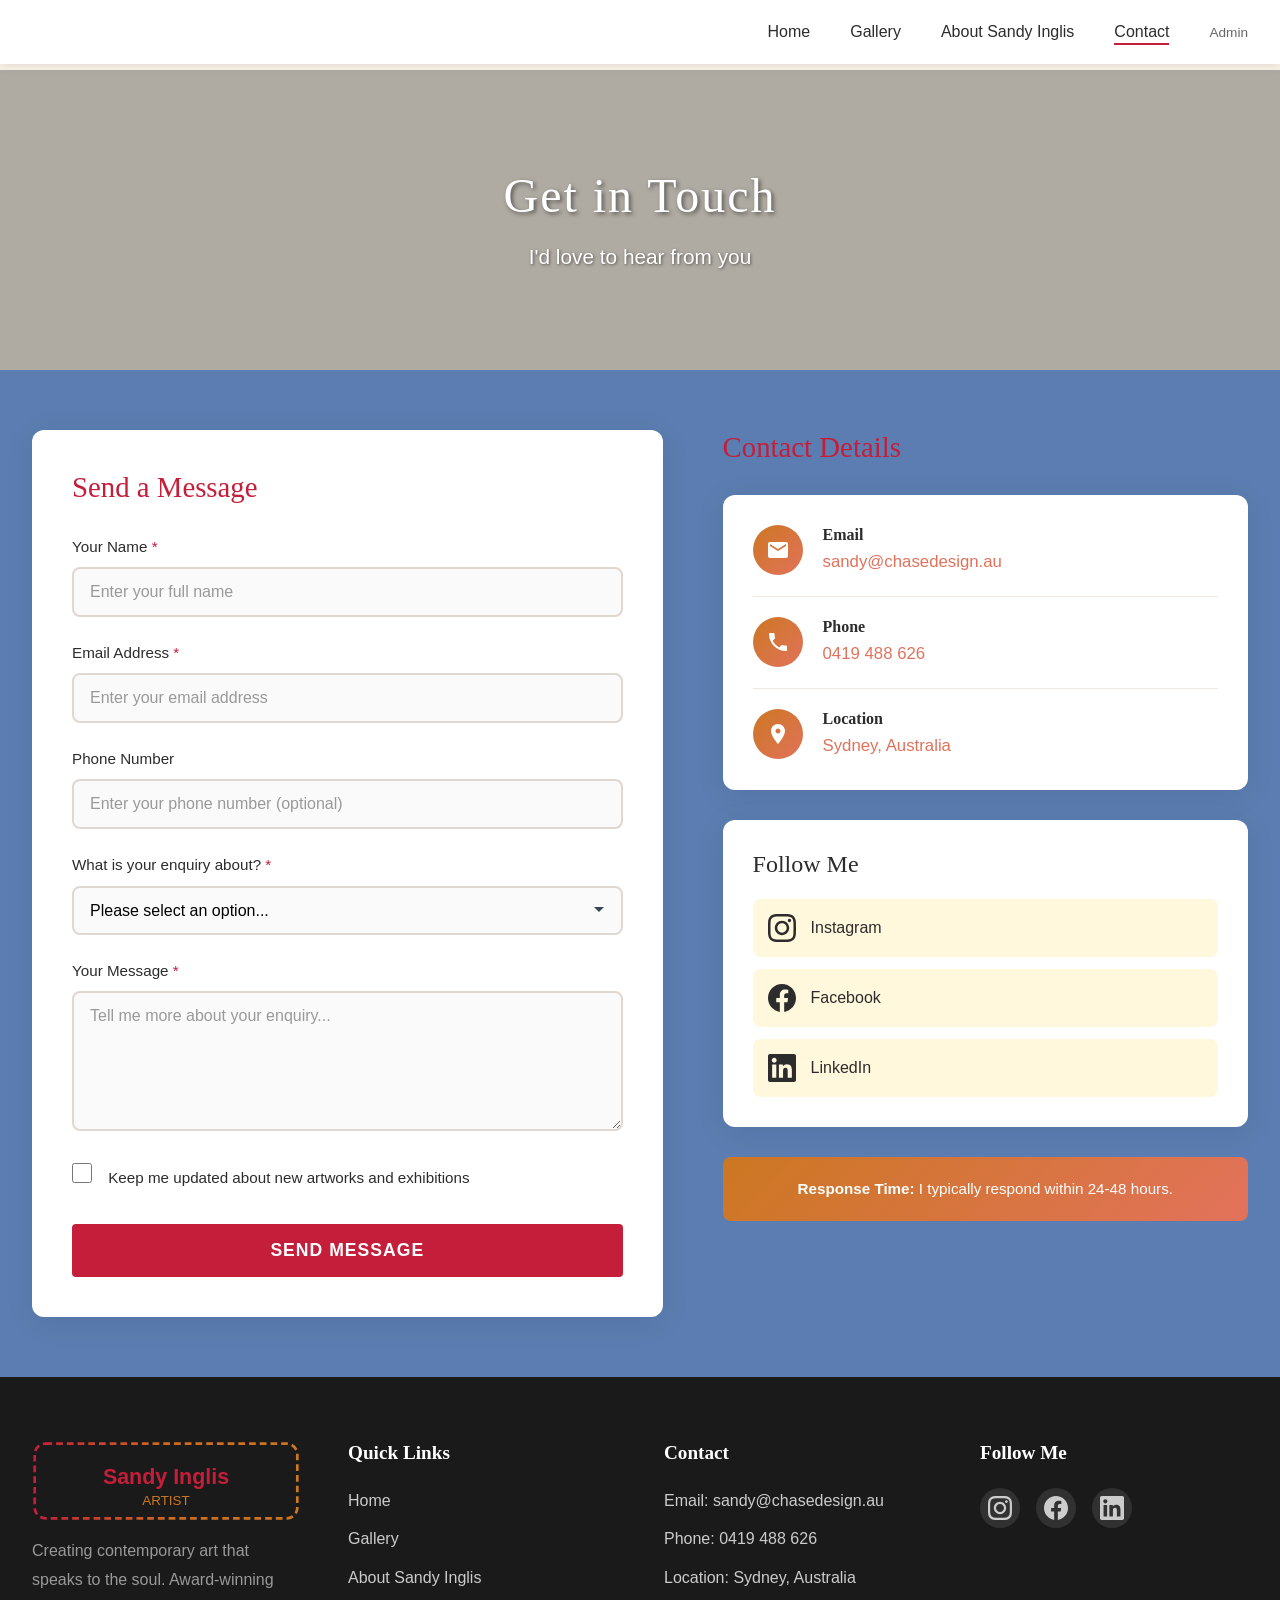
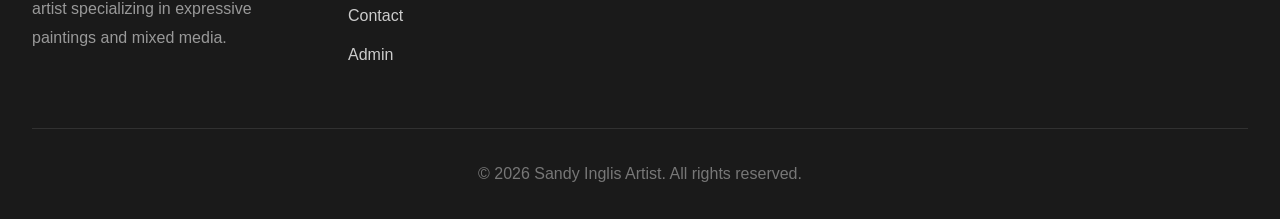
<file: contact.html>
<!DOCTYPE html>
<html lang="en">
<head>
    <meta charset="UTF-8">
    <meta name="viewport" content="width=device-width, initial-scale=1.0">
    <title>Contact Sandy Inglis - Contemporary Australian Artist</title>
    <meta name="description" content="Get in touch with Sandy Inglis to enquire about artwork, commissions, or availability.">
    <link rel="stylesheet" href="css/styles.css">
    <link rel="stylesheet" href="css/contact.css">
</head>
<body>
    <!-- Header Navigation -->
    <header class="header">
        <nav class="nav-container">
            <div class="logo">
                <a href="index.html">
                    <img src="images/logo-placeholder.svg" alt="Sandy Inglis Artist" class="logo-image">
                </a>
            </div>
            <ul class="nav-menu">
                <li><a href="index.html">Home</a></li>
                <li><a href="index.html#gallery">Gallery</a></li>
                <li><a href="about.html">About Sandy Inglis</a></li>
                <li><a href="contact.html" class="active">Contact</a></li>
                <li><a href="admin.html" class="admin-link">Admin</a></li>
            </ul>
            <div class="hamburger">
                <span></span>
                <span></span>
                <span></span>
            </div>
        </nav>
    </header>

    <!-- Contact Hero -->
    <section class="contact-hero">
        <div class="container">
            <h1>Get in Touch</h1>
            <p class="contact-hero-subtitle">I'd love to hear from you</p>
        </div>
    </section>

    <!-- Contact Content -->
    <main class="contact-main">
        <div class="container">
            <div class="contact-wrapper">
                <!-- Contact Form -->
                <div class="contact-form-section">
                    <h2>Send a Message</h2>
                    <form id="contactForm" class="contact-form" action="https://formspree.io/f/your-form-id" method="POST">
                        <div class="form-group">
                            <label for="name">Your Name <span class="required">*</span></label>
                            <input type="text" id="name" name="name" required placeholder="Enter your full name">
                        </div>

                        <div class="form-group">
                            <label for="email">Email Address <span class="required">*</span></label>
                            <input type="email" id="email" name="email" required placeholder="Enter your email address">
                        </div>

                        <div class="form-group">
                            <label for="phone">Phone Number</label>
                            <input type="tel" id="phone" name="phone" placeholder="Enter your phone number (optional)">
                        </div>

                        <div class="form-group">
                            <label for="enquiryType">What is your enquiry about? <span class="required">*</span></label>
                            <select id="enquiryType" name="enquiry_type" required>
                                <option value="">Please select an option...</option>
                                <option value="enquire-artwork">Enquire about an artwork</option>
                                <option value="commission">Commission a new artwork</option>
                                <option value="availability">Ask if a piece is available for sale</option>
                                <option value="general">General enquiry</option>
                            </select>
                        </div>

                        <div class="form-group" id="artworkReferenceGroup" style="display: none;">
                            <label for="artworkReference">Artwork Reference (if applicable)</label>
                            <input type="text" id="artworkReference" name="artwork_reference" placeholder="Enter artwork title or ID">
                        </div>

                        <div class="form-group">
                            <label for="message">Your Message <span class="required">*</span></label>
                            <textarea id="message" name="message" rows="6" required placeholder="Tell me more about your enquiry..."></textarea>
                        </div>

                        <div class="form-group checkbox-group">
                            <label class="checkbox-label">
                                <input type="checkbox" name="newsletter" value="yes">
                                <span class="checkmark"></span>
                                Keep me updated about new artworks and exhibitions
                            </label>
                        </div>

                        <button type="submit" class="btn btn-primary btn-submit">Send Message</button>
                    </form>

                    <div id="formSuccess" class="form-success" style="display: none;">
                        <div class="success-icon">✓</div>
                        <h3>Message Sent!</h3>
                        <p>Thank you for your enquiry. I'll get back to you as soon as possible.</p>
                    </div>
                </div>

                <!-- Contact Info -->
                <div class="contact-info-section">
                    <h2>Contact Details</h2>
                    
                    <div class="contact-card">
                        <div class="contact-item">
                            <div class="contact-icon">
                                <svg width="24" height="24" viewBox="0 0 24 24" fill="currentColor">
                                    <path d="M20 4H4c-1.1 0-1.99.9-1.99 2L2 18c0 1.1.9 2 2 2h16c1.1 0 2-.9 2-2V6c0-1.1-.9-2-2-2zm0 4l-8 5-8-5V6l8 5 8-5v2z"/>
                                </svg>
                            </div>
                            <div class="contact-details">
                                <h4>Email</h4>
                                <a href="mailto:sandy@chasedesign.au">sandy@chasedesign.au</a>
                            </div>
                        </div>

                        <div class="contact-item">
                            <div class="contact-icon">
                                <svg width="24" height="24" viewBox="0 0 24 24" fill="currentColor">
                                    <path d="M6.62 10.79c1.44 2.83 3.76 5.14 6.59 6.59l2.2-2.2c.27-.27.67-.36 1.02-.24 1.12.37 2.33.57 3.57.57.55 0 1 .45 1 1V20c0 .55-.45 1-1 1-9.39 0-17-7.61-17-17 0-.55.45-1 1-1h3.5c.55 0 1 .45 1 1 0 1.25.2 2.45.57 3.57.11.35.03.74-.25 1.02l-2.2 2.2z"/>
                                </svg>
                            </div>
                            <div class="contact-details">
                                <h4>Phone</h4>
                                <a href="tel:+61419488626">0419 488 626</a>
                            </div>
                        </div>

                        <div class="contact-item">
                            <div class="contact-icon">
                                <svg width="24" height="24" viewBox="0 0 24 24" fill="currentColor">
                                    <path d="M12 2C8.13 2 5 5.13 5 9c0 5.25 7 13 7 13s7-7.75 7-13c0-3.87-3.13-7-7-7zm0 9.5c-1.38 0-2.5-1.12-2.5-2.5s1.12-2.5 2.5-2.5 2.5 1.12 2.5 2.5-1.12 2.5-2.5 2.5z"/>
                                </svg>
                            </div>
                            <div class="contact-details">
                                <h4>Location</h4>
                                <p>Sydney, Australia</p>
                            </div>
                        </div>
                    </div>

                    <div class="social-section">
                        <h3>Follow Me</h3>
                        <div class="social-links-large">
                            <a href="https://www.instagram.com/sandyinglisartist/" target="_blank" rel="noopener noreferrer" class="social-link-item">
                                <svg width="28" height="28" viewBox="0 0 24 24" fill="currentColor">
                                    <path d="M12 2.163c3.204 0 3.584.012 4.85.07 3.252.148 4.771 1.691 4.919 4.919.058 1.265.069 1.645.069 4.849 0 3.205-.012 3.584-.069 4.849-.149 3.225-1.664 4.771-4.919 4.919-1.266.058-1.644.07-4.85.07-3.204 0-3.584-.012-4.849-.07-3.26-.149-4.771-1.699-4.919-4.92-.058-1.265-.07-1.644-.07-4.849 0-3.204.013-3.583.07-4.849.149-3.227 1.664-4.771 4.919-4.919 1.266-.057 1.645-.069 4.849-.069zm0-2.163c-3.259 0-3.667.014-4.947.072-4.358.2-6.78 2.618-6.98 6.98-.059 1.281-.073 1.689-.073 4.948 0 3.259.014 3.668.072 4.948.2 4.358 2.618 6.78 6.98 6.98 1.281.058 1.689.072 4.948.072 3.259 0 3.668-.014 4.948-.072 4.354-.2 6.782-2.618 6.979-6.98.059-1.28.073-1.689.073-4.948 0-3.259-.014-3.667-.072-4.947-.196-4.354-2.617-6.78-6.979-6.98-1.281-.059-1.69-.073-4.949-.073zm0 5.838c-3.403 0-6.162 2.759-6.162 6.162s2.759 6.163 6.162 6.163 6.162-2.759 6.162-6.163c0-3.403-2.759-6.162-6.162-6.162zm0 10.162c-2.209 0-4-1.79-4-4 0-2.209 1.791-4 4-4s4 1.791 4 4c0 2.21-1.791 4-4 4zm6.406-11.845c-.796 0-1.441.645-1.441 1.44s.645 1.44 1.441 1.44c.795 0 1.439-.645 1.439-1.44s-.644-1.44-1.439-1.44z"/>
                                </svg>
                                <span>Instagram</span>
                            </a>
                            <a href="https://www.facebook.com/sandra.inglis.5" target="_blank" rel="noopener noreferrer" class="social-link-item">
                                <svg width="28" height="28" viewBox="0 0 24 24" fill="currentColor">
                                    <path d="M24 12.073c0-6.627-5.373-12-12-12s-12 5.373-12 12c0 5.99 4.388 10.954 10.125 11.854v-8.385H7.078v-3.47h3.047V9.43c0-3.007 1.792-4.669 4.533-4.669 1.312 0 2.686.235 2.686.235v2.953H15.83c-1.491 0-1.956.925-1.956 1.874v2.25h3.328l-.532 3.47h-2.796v8.385C19.612 23.027 24 18.062 24 12.073z"/>
                                </svg>
                                <span>Facebook</span>
                            </a>
                            <a href="https://www.linkedin.com/in/sandy-inglis-artist/" target="_blank" rel="noopener noreferrer" class="social-link-item">
                                <svg width="28" height="28" viewBox="0 0 24 24" fill="currentColor">
                                    <path d="M20.447 20.452h-3.554v-5.569c0-1.328-.027-3.037-1.852-3.037-1.853 0-2.136 1.445-2.136 2.939v5.667H9.351V9h3.414v1.561h.046c.477-.9 1.637-1.85 3.37-1.85 3.601 0 4.267 2.37 4.267 5.455v6.286zM5.337 7.433c-1.144 0-2.063-.926-2.063-2.065 0-1.138.92-2.063 2.063-2.063 1.14 0 2.064.925 2.064 2.063 0 1.139-.925 2.065-2.064 2.065zm1.782 13.019H3.555V9h3.564v11.452zM22.225 0H1.771C.792 0 0 .774 0 1.729v20.542C0 23.227.792 24 1.771 24h20.451C23.2 24 24 23.227 24 22.271V1.729C24 .774 23.2 0 22.222 0h.003z"/>
                                </svg>
                                <span>LinkedIn</span>
                            </a>
                        </div>
                    </div>

                    <div class="response-time">
                        <p><strong>Response Time:</strong> I typically respond within 24-48 hours.</p>
                    </div>
                </div>
            </div>
        </div>
    </main>

    <!-- Footer -->
    <footer class="footer">
        <div class="container">
            <div class="footer-content">
                <div class="footer-column">
                    <div class="footer-logo">
                        <img src="images/logo-placeholder.svg" alt="Sandy Inglis Artist" class="footer-logo-image">
                    </div>
                    <p class="footer-tagline">Creating contemporary art that speaks to the soul. Award-winning artist specializing in expressive paintings and mixed media.</p>
                </div>
                <div class="footer-column">
                    <h3>Quick Links</h3>
                    <ul>
                        <li><a href="index.html">Home</a></li>
                        <li><a href="index.html#gallery">Gallery</a></li>
                        <li><a href="about.html">About Sandy Inglis</a></li>
                        <li><a href="contact.html">Contact</a></li>
                        <li><a href="admin.html">Admin</a></li>
                    </ul>
                </div>
                <div class="footer-column">
                    <h3>Contact</h3>
                    <ul class="contact-info">
                        <li>Email: <a href="mailto:sandy@chasedesign.au">sandy@chasedesign.au</a></li>
                        <li>Phone: <a href="tel:+61419488626">0419 488 626</a></li>
                        <li>Location: Sydney, Australia</li>
                    </ul>
                </div>
                <div class="footer-column">
                    <h3>Follow Me</h3>
                    <div class="social-links">
                        <a href="https://www.instagram.com/sandyinglisartist/" aria-label="Instagram" target="_blank" rel="noopener noreferrer">
                            <svg width="24" height="24" viewBox="0 0 24 24" fill="currentColor">
                                <path d="M12 2.163c3.204 0 3.584.012 4.85.07 3.252.148 4.771 1.691 4.919 4.919.058 1.265.069 1.645.069 4.849 0 3.205-.012 3.584-.069 4.849-.149 3.225-1.664 4.771-4.919 4.919-1.266.058-1.644.07-4.85.07-3.204 0-3.584-.012-4.849-.07-3.26-.149-4.771-1.699-4.919-4.92-.058-1.265-.07-1.644-.07-4.849 0-3.204.013-3.583.07-4.849.149-3.227 1.664-4.771 4.919-4.919 1.266-.057 1.645-.069 4.849-.069zm0-2.163c-3.259 0-3.667.014-4.947.072-4.358.2-6.78 2.618-6.98 6.98-.059 1.281-.073 1.689-.073 4.948 0 3.259.014 3.668.072 4.948.2 4.358 2.618 6.78 6.98 6.98 1.281.058 1.689.072 4.948.072 3.259 0 3.668-.014 4.948-.072 4.354-.2 6.782-2.618 6.979-6.98.059-1.28.073-1.689.073-4.948 0-3.259-.014-3.667-.072-4.947-.196-4.354-2.617-6.78-6.979-6.98-1.281-.059-1.69-.073-4.949-.073zm0 5.838c-3.403 0-6.162 2.759-6.162 6.162s2.759 6.163 6.162 6.163 6.162-2.759 6.162-6.163c0-3.403-2.759-6.162-6.162-6.162zm0 10.162c-2.209 0-4-1.79-4-4 0-2.209 1.791-4 4-4s4 1.791 4 4c0 2.21-1.791 4-4 4zm6.406-11.845c-.796 0-1.441.645-1.441 1.44s.645 1.44 1.441 1.44c.795 0 1.439-.645 1.439-1.44s-.644-1.44-1.439-1.44z"/>
                            </svg>
                        </a>
                        <a href="https://www.facebook.com/sandra.inglis.5" aria-label="Facebook" target="_blank" rel="noopener noreferrer">
                            <svg width="24" height="24" viewBox="0 0 24 24" fill="currentColor">
                                <path d="M24 12.073c0-6.627-5.373-12-12-12s-12 5.373-12 12c0 5.99 4.388 10.954 10.125 11.854v-8.385H7.078v-3.47h3.047V9.43c0-3.007 1.792-4.669 4.533-4.669 1.312 0 2.686.235 2.686.235v2.953H15.83c-1.491 0-1.956.925-1.956 1.874v2.25h3.328l-.532 3.47h-2.796v8.385C19.612 23.027 24 18.062 24 12.073z"/>
                            </svg>
                        </a>
                        <a href="https://www.linkedin.com/in/sandy-inglis-artist/" aria-label="LinkedIn" target="_blank" rel="noopener noreferrer">
                            <svg width="24" height="24" viewBox="0 0 24 24" fill="currentColor">
                                <path d="M20.447 20.452h-3.554v-5.569c0-1.328-.027-3.037-1.852-3.037-1.853 0-2.136 1.445-2.136 2.939v5.667H9.351V9h3.414v1.561h.046c.477-.9 1.637-1.85 3.37-1.85 3.601 0 4.267 2.37 4.267 5.455v6.286zM5.337 7.433c-1.144 0-2.063-.926-2.063-2.065 0-1.138.92-2.063 2.063-2.063 1.14 0 2.064.925 2.064 2.063 0 1.139-.925 2.065-2.064 2.065zm1.782 13.019H3.555V9h3.564v11.452zM22.225 0H1.771C.792 0 0 .774 0 1.729v20.542C0 23.227.792 24 1.771 24h20.451C23.2 24 24 23.227 24 22.271V1.729C24 .774 23.2 0 22.222 0h.003z"/>
                            </svg>
                        </a>
                    </div>
                </div>
            </div>
            <div class="footer-bottom">
                <p>&copy; 2026 Sandy Inglis Artist. All rights reserved.</p>
            </div>
        </div>
    </footer>

    <script>
        // Show artwork reference field for relevant enquiry types
        document.getElementById('enquiryType').addEventListener('change', function() {
            const artworkGroup = document.getElementById('artworkReferenceGroup');
            if (this.value === 'enquire-artwork' || this.value === 'availability') {
                artworkGroup.style.display = 'block';
            } else {
                artworkGroup.style.display = 'none';
            }
        });

        // Pre-fill form if coming from artwork page
        const urlParams = new URLSearchParams(window.location.search);
        const artworkName = urlParams.get('artwork');
        const enquiryType = urlParams.get('type');
        
        if (artworkName) {
            document.getElementById('artworkReference').value = artworkName;
            document.getElementById('artworkReferenceGroup').style.display = 'block';
            document.getElementById('message').value = `Hi Sandy,\n\nI'm interested in your "${artworkName}" artwork.\n\nPlease contact me to discuss.\n\nKind regards,`;
        }
        
        if (enquiryType) {
            document.getElementById('enquiryType').value = enquiryType;
        }

        // Form submission handling (for demo - replace with actual form service)
        document.getElementById('contactForm').addEventListener('submit', function(e) {
            e.preventDefault();
            
            // Hide form and show success message
            this.style.display = 'none';
            document.getElementById('formSuccess').style.display = 'block';
            
            // In production, you would submit to a form service like Formspree, Netlify Forms, etc.
            // For now, we'll also open the email client as a fallback
            const name = document.getElementById('name').value;
            const email = document.getElementById('email').value;
            const enquiryTypeVal = document.getElementById('enquiryType').value;
            const artworkRef = document.getElementById('artworkReference').value;
            const message = document.getElementById('message').value;
            
            let subject = `Website Enquiry: ${enquiryTypeVal}`;
            if (artworkRef) {
                subject = `Enquiry about "${artworkRef}"`;
            }
            
            const mailtoLink = `mailto:sandy@chasedesign.au?subject=${encodeURIComponent(subject)}&body=Name: ${encodeURIComponent(name)}%0AEmail: ${encodeURIComponent(email)}%0AArtwork: ${encodeURIComponent(artworkRef)}%0A%0A${encodeURIComponent(message)}`;
            
            // Open email client
            window.location.href = mailtoLink;
        });

        // Mobile menu toggle
        document.querySelector('.hamburger').addEventListener('click', function() {
            document.querySelector('.nav-menu').classList.toggle('active');
            this.classList.toggle('active');
        });
    </script>
</body>
</html>
</file>
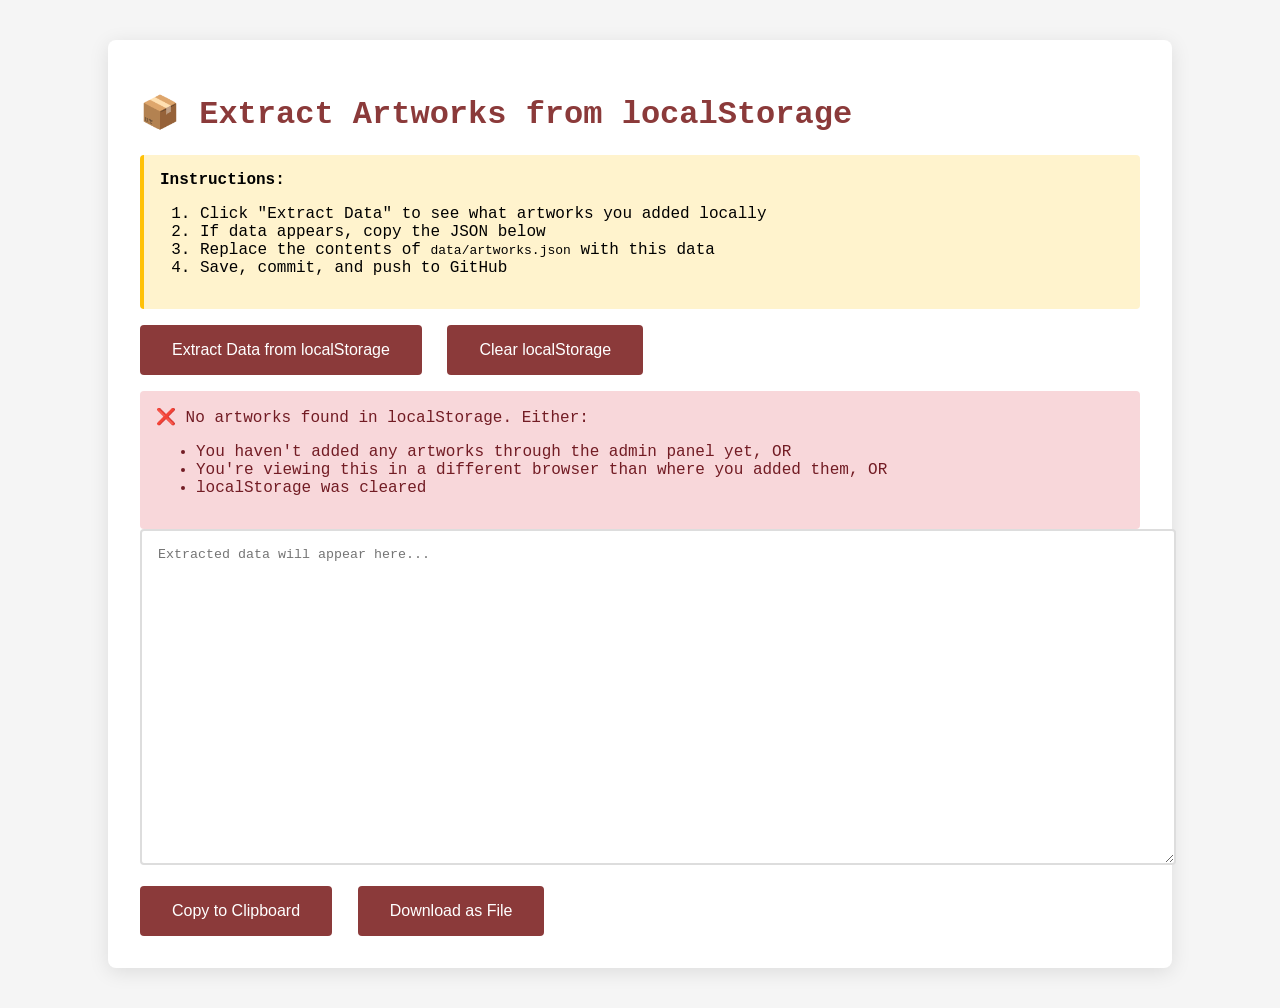
<file: extract-data.html>
<!DOCTYPE html>
<html lang="en">
<head>
    <meta charset="UTF-8">
    <meta name="viewport" content="width=device-width, initial-scale=1.0">
    <title>Extract Artworks from localStorage</title>
    <style>
        body {
            font-family: 'Courier New', monospace;
            padding: 2rem;
            background: #f5f5f5;
        }
        .container {
            max-width: 1000px;
            margin: 0 auto;
            background: white;
            padding: 2rem;
            border-radius: 8px;
            box-shadow: 0 4px 20px rgba(0,0,0,0.1);
        }
        h1 {
            color: #8B3A3A;
        }
        .info {
            background: #fff3cd;
            padding: 1rem;
            border-radius: 4px;
            margin-bottom: 1rem;
            border-left: 4px solid #ffc107;
        }
        textarea {
            width: 100%;
            min-height: 300px;
            font-family: 'Courier New', monospace;
            padding: 1rem;
            border: 2px solid #ddd;
            border-radius: 4px;
            margin-bottom: 1rem;
        }
        button {
            background: #8B3A3A;
            color: white;
            border: none;
            padding: 1rem 2rem;
            border-radius: 4px;
            cursor: pointer;
            font-size: 1rem;
            margin-right: 1rem;
        }
        button:hover {
            background: #6B2828;
        }
        .success {
            background: #d4edda;
            color: #155724;
            padding: 1rem;
            border-radius: 4px;
            margin-top: 1rem;
            display: none;
        }
        .empty {
            background: #f8d7da;
            color: #721c24;
            padding: 1rem;
            border-radius: 4px;
            margin-top: 1rem;
        }
    </style>
</head>
<body>
    <div class="container">
        <h1>📦 Extract Artworks from localStorage</h1>
        
        <div class="info">
            <strong>Instructions:</strong>
            <ol>
                <li>Click "Extract Data" to see what artworks you added locally</li>
                <li>If data appears, copy the JSON below</li>
                <li>Replace the contents of <code>data/artworks.json</code> with this data</li>
                <li>Save, commit, and push to GitHub</li>
            </ol>
        </div>

        <button onclick="extractData()">Extract Data from localStorage</button>
        <button onclick="clearData()">Clear localStorage</button>
        
        <div id="result"></div>
        <div id="empty" style="display: none;" class="empty">
            ❌ No artworks found in localStorage. Either:
            <ul>
                <li>You haven't added any artworks through the admin panel yet, OR</li>
                <li>You're viewing this in a different browser than where you added them, OR</li>
                <li>localStorage was cleared</li>
            </ul>
        </div>
        
        <div id="success" class="success">
            ✅ Data copied to clipboard! Now paste it into <code>data/artworks.json</code>
        </div>
        
        <textarea id="jsonOutput" placeholder="Extracted data will appear here..."></textarea>
        
        <button onclick="copyToClipboard()">Copy to Clipboard</button>
        <button onclick="downloadJSON()">Download as File</button>
    </div>

    <script>
        function extractData() {
            const artworks = localStorage.getItem('artworks');
            const output = document.getElementById('jsonOutput');
            const empty = document.getElementById('empty');
            const result = document.getElementById('result');
            
            if (artworks) {
                try {
                    const parsed = JSON.parse(artworks);
                    const formatted = JSON.stringify(parsed, null, 2);
                    output.value = formatted;
                    empty.style.display = 'none';
                    
                    result.innerHTML = `<div style="background: #d4edda; color: #155724; padding: 1rem; border-radius: 4px; margin: 1rem 0;">
                        ✅ Found ${parsed.length} artwork(s) in localStorage!
                    </div>`;
                } catch (e) {
                    output.value = 'Error parsing data: ' + e.message;
                }
            } else {
                output.value = '';
                empty.style.display = 'block';
                result.innerHTML = '';
            }
        }
        
        function copyToClipboard() {
            const output = document.getElementById('jsonOutput');
            const success = document.getElementById('success');
            
            if (output.value) {
                output.select();
                document.execCommand('copy');
                success.style.display = 'block';
                setTimeout(() => {
                    success.style.display = 'none';
                }, 3000);
            }
        }
        
        function downloadJSON() {
            const output = document.getElementById('jsonOutput');
            if (output.value) {
                const blob = new Blob([output.value], { type: 'application/json' });
                const url = URL.createObjectURL(blob);
                const a = document.createElement('a');
                a.href = url;
                a.download = 'artworks.json';
                a.click();
            }
        }
        
        function clearData() {
            if (confirm('Are you sure you want to clear all localStorage data? This cannot be undone!')) {
                localStorage.removeItem('artworks');
                document.getElementById('jsonOutput').value = '';
                alert('localStorage cleared!');
            }
        }
        
        // Auto-extract on page load
        window.onload = function() {
            extractData();
        };
    </script>
</body>
</html>
</file>
<file: css/styles.css>
/* ===================================
   CSS Variables - Color Scheme
   Aboriginal-inspired: Ochres, Oranges, Reds
   =================================== */
:root {
    /* Primary vibrant red */
    --primary-red: #C41E3A;
    --deep-red: #8B0000;
    --light-red: #E25822;
    
    /* Aboriginal ochre palette */
    --ochre-yellow: #CC7722;
    --burnt-orange: #D2691E;
    --terracotta: #E2725B;
    --rust: #B7410E;
    --sand: #C2B280;
    --earth-brown: #5C4033;
    
    /* Accent colors */
    --accent-gold: #DAA520;
    --accent-cream: #FFF8DC;
    
    /* Base colors */
    --dark-bg: #1a1a1a;
    --light-bg: #FAF3E8;
    --text-dark: #2c2c2c;
    --text-light: #666;
    --white: #ffffff;
    --border-color: #e0e0e0;
    --shadow: rgba(0, 0, 0, 0.1);
    --shadow-hover: rgba(196, 30, 58, 0.25);

    /* Floating-canvas presentation: each artwork stands off the wall,
       lit from the top left, with a long shadow falling down and right. */
    --canvas-float:
        2px 2px 0 rgba(0, 0, 0, 0.25),
        6px 10px 12px rgba(0, 0, 0, 0.18),
        14px 26px 40px rgba(0, 0, 0, 0.20);
    --canvas-float-lifted:
        3px 3px 0 rgba(0, 0, 0, 0.25),
        10px 16px 18px rgba(0, 0, 0, 0.18),
        22px 40px 56px rgba(0, 0, 0, 0.22);
    /* warm gallery wall behind the artwork in the popup and detail page */
    --gallery-wall: #f6f3ee;
    --label-meta: #6b6b6b;
    --label-faint: #9a958d;

    /* Aliases for names used across the page stylesheets. Without these
       the rules referring to them resolve to nothing, which left the
       accolade badge, the artist quote and the outline button unstyled. */
    --accent-red: var(--primary-red);
    --vibrant-red: var(--primary-red);
    --charcoal: var(--text-dark);
    --ochre: var(--ochre-yellow);
    --cream: var(--accent-cream);
}

/* ===================================
   Reset & Base Styles
   =================================== */
* {
    margin: 0;
    padding: 0;
    box-sizing: border-box;
}

body {
    font-family: -apple-system, BlinkMacSystemFont, 'SF Pro Text', 'Helvetica Neue', 'Segoe UI', Arial, sans-serif;
    color: var(--text-dark);
    line-height: 1.6;
    background-color: var(--light-bg);
    overflow-x: hidden;
}

/* Utility: screen-reader only (visually hidden but accessible) */
.sr-only {
    position: absolute !important;
    width: 1px !important;
    height: 1px !important;
    padding: 0 !important;
    margin: -1px !important;
    overflow: hidden !important;
    clip: rect(0 0 0 0) !important;
    white-space: nowrap !important;
    border: 0 !important;
}

h1, h2, h3, h4, h5, h6 {
    font-family: 'Playfair Display', serif;
    font-weight: 600;
    line-height: 1.2;
    color: var(--text-dark);
}

h1 { font-size: 3.5rem; }
h2 { font-size: 2.5rem; margin-bottom: 2rem; }
h3 { font-size: 1.5rem; }

img {
    max-width: 100%;
    height: auto;
    display: block;
}

a {
    text-decoration: none;
    color: inherit;
    transition: color 0.3s ease;
}

ul {
    list-style: none;
}

.container {
    max-width: 1400px;
    margin: 0 auto;
    padding: 0 2rem;
}

/* ===================================
   Buttons
   =================================== */
.btn {
    display: inline-block;
    padding: 1rem 2.5rem;
    border-radius: 4px;
    font-weight: 600;
    text-transform: uppercase;
    letter-spacing: 1px;
    font-size: 0.9rem;
    transition: all 0.3s ease;
    cursor: pointer;
    border: none;
}

.btn-primary {
    background-color: var(--primary-red);
    color: var(--white);
}

.btn-primary:hover {
    background-color: var(--deep-red);
    transform: translateY(-2px);
    box-shadow: 0 4px 12px var(--shadow-hover);
}

.btn-secondary {
    background-color: transparent;
    color: var(--primary-red);
    border: 2px solid var(--primary-red);
}

.btn-secondary:hover {
    background-color: var(--primary-red);
    color: var(--white);
}

/* ===================================
   Header & Navigation
   =================================== */
.header {
    position: fixed;
    top: 0;
    left: 0;
    width: 100%;
    background-color: var(--white);
    box-shadow: 0 2px 10px var(--shadow);
    z-index: 1000;
    transition: all 0.3s ease;
}

.nav-container {
    max-width: 1400px;
    margin: 0 auto;
    padding: 1.2rem 2rem;
    display: flex;
    justify-content: space-between;
    align-items: center;
}

.logo a {
    font-family: 'Playfair Display', serif;
    font-size: 1.8rem;
    font-weight: 700;
    color: var(--primary-red);
}

.nav-menu {
    display: flex;
    gap: 2.5rem;
    align-items: center;
}

.nav-menu a {
    font-weight: 500;
    color: var(--text-dark);
    position: relative;
}

.nav-menu a::after {
    content: '';
    position: absolute;
    bottom: -5px;
    left: 0;
    width: 0;
    height: 2px;
    background-color: var(--primary-red);
    transition: width 0.3s ease;
}

.nav-menu a:hover::after,
.nav-menu a.active::after {
    width: 100%;
}

.nav-menu a.admin-link {
    color: var(--text-light);
    font-size: 0.85rem;
}

.hamburger {
    display: none;
    flex-direction: column;
    gap: 5px;
    cursor: pointer;
}

.hamburger span {
    width: 25px;
    height: 3px;
    background-color: var(--primary-red);
    transition: all 0.3s ease;
}

/* ===================================
   Hero Section
   =================================== */
.hero {
    position: relative;
    height: 300px;
    min-height: 250px;
    display: flex;
    align-items: center;
    justify-content: flex-end;
    text-align: center;
    background-image: url('https://20260124sandiinlis.blob.core.windows.net/blobs/hero/Website%20Home%20Header.jpg');
    background-size: cover;
    background-position: center;
    overflow: hidden;
    margin-top: 80px;
}

.hero::before {
    content: '';
    position: absolute;
    top: 0;
    left: 0;
    right: 0;
    bottom: 0;
    background: url('data:image/svg+xml,<svg xmlns="http://www.w3.org/2000/svg" viewBox="0 0 1440 320"><path fill="rgba(255,255,255,0.03)" d="M0,96L48,112C96,128,192,160,288,160C384,160,480,128,576,112C672,96,768,96,864,112C960,128,1056,160,1152,160C1248,160,1344,128,1392,112L1440,96L1440,320L1392,320C1344,320,1248,320,1152,320C1056,320,960,320,864,320C768,320,672,320,576,320C480,320,384,320,288,320C192,320,96,320,48,320L0,320Z"></path></svg>') repeat-x;
    background-size: cover;
    opacity: 0.5;
}

.hero-overlay {
    position: absolute;
    top: 0;
    left: 0;
    width: 100%;
    height: 100%;
    background: rgba(0, 0, 0, 0.3);
}

.hero-content {
    position: relative;
    z-index: 10;
    color: var(--white);
    max-width: 400px;
    padding: 1.5rem 2rem;
    margin-right: 8%;
    background: rgba(0, 0, 0, 0.4);
    border-radius: 8px;
}

.hero-content h1 {
    color: var(--white);
    font-size: 2.2rem;
    margin-bottom: 0.5rem;
    text-shadow: 1px 1px 3px rgba(0, 0, 0, 0.5);
}

.hero-subtitle {
    font-size: 1rem;
    margin-bottom: 1rem;
    font-weight: 300;
    letter-spacing: 2px;
}

/* ===================================
   Filter Section
   =================================== */
.filter-section {
    padding: 5rem 0 2rem;
    background-color: var(--white);
}

.filter-section h2 {
    text-align: center;
    color: var(--primary-red);
}

/* Filter header - combine heading and search on one line */
.filter-header {
    display: flex;
    align-items: center;
    justify-content: space-between;
    gap: 1rem;
    margin-bottom: 1.5rem;
    flex-wrap: wrap;
}

.filter-header h2 {
    text-align: left;
    color: var(--primary-red);
    margin: 0;
    font-size: 2rem;
}

.filter-header .search-bar {
    max-width: 520px;
    width: 100%;
    margin: 0;
}

/* Collection dropdown + search grouped on the right */
.filter-tools {
    display: flex;
    align-items: center;
    gap: 0.75rem;
    flex-wrap: wrap;
    flex: 1 1 420px;
    justify-content: flex-end;
}

.filter-tools .search-bar {
    flex: 1 1 260px;
    max-width: 520px;
    width: auto;
}

.collection-select {
    padding: 1rem 2.5rem 1rem 1.25rem;
    border: 2px solid var(--border-color);
    border-radius: 50px;
    font-size: 1rem;
    font-family: inherit;
    color: var(--text-dark);
    background-color: var(--white);
    cursor: pointer;
    /* custom chevron so it matches the rounded input */
    appearance: none;
    -webkit-appearance: none;
    background-image: url("data:image/svg+xml,%3Csvg xmlns='http://www.w3.org/2000/svg' width='12' height='8' viewBox='0 0 12 8' fill='none' stroke='%23c41e3a' stroke-width='2'%3E%3Cpath d='M1 1l5 5 5-5'/%3E%3C/svg%3E");
    background-repeat: no-repeat;
    background-position: right 1.1rem center;
    max-width: 260px;
}

.collection-select:focus {
    outline: none;
    border-color: var(--primary-red);
}

@media (max-width: 600px) {
    .filter-tools { justify-content: stretch; }
    .collection-select { max-width: none; width: 100%; }
}

.filter-controls {
    display: flex;
    justify-content: center;
    flex-wrap: wrap;
    gap: 1rem;
    margin-bottom: 2rem;
}

.filter-btn {
    padding: 0.7rem 1.5rem;
    background-color: var(--light-bg);
    border: 2px solid var(--border-color);
    border-radius: 25px;
    cursor: pointer;
    font-weight: 500;
    transition: all 0.3s ease;
    color: var(--text-dark);
}

.filter-btn:hover,
.filter-btn.active {
    background-color: var(--primary-red);
    color: var(--white);
    border-color: var(--primary-red);
}

.search-bar {
    max-width: 600px;
    margin: 0 auto;
}

.search-bar input {
    width: 100%;
    padding: 1rem 1.5rem;
    border: 2px solid var(--border-color);
    border-radius: 50px;
    font-size: 1rem;
    transition: border-color 0.3s ease;
}

.search-bar input:focus {
    outline: none;
    border-color: var(--primary-red);
}

/* ===================================
   Gallery Section
   =================================== */
.gallery-section {
    padding: 3rem 0 5rem;
    background-color: var(--white);
}

.gallery-grid {
    display: grid;
    grid-template-columns: repeat(auto-fill, minmax(320px, 1fr));
    /* extra room so each shadow falls clear of its neighbour */
    gap: 3.5rem 2.75rem;
    margin-bottom: 3rem;
}

.gallery-item {
    position: relative;
    cursor: pointer;
    opacity: 1;
}

.gallery-item.hidden {
    display: none;
}

.gallery-image {
    width: 100%;
    aspect-ratio: 1 / 1;
    overflow: hidden;
    background-color: var(--light-bg);
    box-shadow: var(--canvas-float);
    transition: transform 0.35s ease, box-shadow 0.35s ease;
}

.gallery-item:hover .gallery-image {
    transform: translate(-3px, -6px);
    box-shadow: var(--canvas-float-lifted);
}

.gallery-image img {
    width: 100%;
    height: 100%;
    object-fit: cover;
    transition: transform 0.4s ease;
}

/* the wall label under each artwork */
.gallery-info {
    padding: 1.4rem 0.15rem 0;
}

.gallery-info h3 {
    font-size: 1.15rem;
    line-height: 1.3;
    margin-bottom: 0.3rem;
    color: var(--text-dark);
}

.gallery-meta {
    font-size: 0.85rem;
    color: var(--label-meta);
}

.catalogue-number {
    display: block;
    margin-top: 0.4rem;
    font-size: 0.7rem;
    letter-spacing: 0.08em;
    text-transform: uppercase;
    color: var(--label-faint);
}

.accolade-badge {
    display: inline-block;
    padding: 0.3rem 0.8rem;
    background-color: var(--accent-red);
    color: var(--white);
    border-radius: 15px;
    font-size: 0.75rem;
    font-weight: 600;
    margin-top: 0.5rem;
}

.no-results {
    text-align: center;
    padding: 4rem 2rem;
    color: var(--text-light);
    font-size: 1.2rem;
}

/* ===================================
   About Section
   =================================== */
.about-section {
    padding: 5rem 0;
    background-color: var(--light-bg);
}

.about-section h2 {
    text-align: center;
    color: var(--primary-red);
}

.about-content {
    max-width: 900px;
    margin: 0 auto;
}

.about-text p {
    font-size: 1.1rem;
    line-height: 1.8;
    margin-bottom: 1.5rem;
    color: var(--text-dark);
}

/* ===================================
   Modal
   =================================== */
.modal {
    display: none;
    position: fixed;
    top: 0;
    left: 0;
    width: 100%;
    height: 100%;
    z-index: 2000;
    align-items: center;
    justify-content: center;
}

.modal.active {
    display: flex;
}

.modal-overlay {
    position: absolute;
    top: 0;
    left: 0;
    width: 100%;
    height: 100%;
    background-color: rgba(0, 0, 0, 0.85);
    backdrop-filter: blur(5px);
}

.modal-content {
    position: relative;
    background-color: var(--white);
    max-width: 1200px;
    width: 90%;
    max-height: 90vh;
    overflow-y: auto;
    border-radius: 12px;
    z-index: 2001;
}

.modal-close {
    position: absolute;
    top: 1rem;
    right: 1rem;
    background: var(--primary-red);
    color: var(--white);
    border: none;
    width: 40px;
    height: 40px;
    border-radius: 50%;
    font-size: 1.5rem;
    cursor: pointer;
    display: flex;
    align-items: center;
    justify-content: center;
    z-index: 2002;
    transition: background-color 0.3s ease;
}

.modal-close:hover {
    background-color: var(--deep-red);
}

.modal-body {
    display: grid;
    grid-template-columns: 1.5fr 1fr;
    gap: 2rem;
}

.modal-image {
    background-color: var(--gallery-wall);
    display: flex;
    align-items: center;
    justify-content: center;
    /* extra room at the bottom right for the shadow to fall into */
    padding: 2.5rem 3.5rem 4rem 2.5rem;
}

.modal-image img {
    max-width: 100%;
    max-height: 70vh;
    object-fit: contain;
    box-shadow: var(--canvas-float);
}

.modal-info {
    padding: 2rem 2rem 2rem 0;
}

.modal-info h2 {
    font-size: 2rem;
    margin-bottom: 1.5rem;
    color: var(--primary-red);
    /* keep the heading clear of the close button */
    padding-right: 3rem;
}

.modal-info h2 .catalogue-number {
    font-family: -apple-system, BlinkMacSystemFont, 'Helvetica Neue', Arial, sans-serif;
    font-size: 0.75rem;
    margin-top: 0.6rem;
}

.modal-details p {
    margin-bottom: 1rem;
    font-size: 1rem;
    line-height: 1.8;
}

.modal-details .accolades {
    color: var(--primary-red);
    font-weight: 600;
}

.modal-details .description {
    margin-top: 1.5rem;
    padding-top: 1.5rem;
    border-top: 1px solid var(--border-color);
    font-style: italic;
    color: var(--text-light);
}

.modal-actions {
    margin-top: 2rem;
    display: flex;
    gap: 1rem;
    flex-wrap: wrap;
}

/* ===================================
   Footer
   =================================== */
.footer {
    background-color: var(--dark-bg);
    color: #ccc;
    padding: 4rem 0 2rem;
}

.footer-content {
    display: grid;
    grid-template-columns: repeat(auto-fit, minmax(250px, 1fr));
    gap: 3rem;
    margin-bottom: 3rem;
}

.footer-column h3 {
    color: var(--white);
    margin-bottom: 1.5rem;
    font-size: 1.2rem;
}

.footer-logo {
    font-family: 'Playfair Display', serif;
    font-size: 1.8rem;
    font-weight: 700;
    color: var(--accent-red);
    margin-bottom: 1rem;
}

.footer-tagline {
    line-height: 1.8;
    color: #999;
}

.footer-column ul li {
    margin-bottom: 0.8rem;
}

.footer-column a {
    color: #ccc;
    transition: color 0.3s ease;
}

.footer-column a:hover {
    color: var(--accent-red);
}

.contact-info li {
    margin-bottom: 1rem;
}

.social-links {
    display: flex;
    gap: 1rem;
}

.social-links a {
    width: 40px;
    height: 40px;
    background-color: rgba(255, 255, 255, 0.1);
    border-radius: 50%;
    display: flex;
    align-items: center;
    justify-content: center;
    transition: all 0.3s ease;
}

.social-links a:hover {
    background-color: var(--primary-red);
    transform: translateY(-3px);
}

.footer-bottom {
    text-align: center;
    padding-top: 2rem;
    border-top: 1px solid rgba(255, 255, 255, 0.1);
    color: #777;
}

/* ===================================
   Responsive Design
   =================================== */
@media (max-width: 1024px) {
    .modal-body {
        grid-template-columns: 1fr;
    }
    
    .modal-info {
        padding: 0 2rem 2rem;
    }
    
    .gallery-grid {
        grid-template-columns: repeat(auto-fill, minmax(280px, 1fr));
        gap: 1.5rem;
    }
}

@media (max-width: 768px) {
    .hamburger {
        display: flex;
    }
    
    .nav-menu {
        position: fixed;
        left: -100%;
        top: 70px;
        flex-direction: column;
        background-color: var(--white);
        width: 100%;
        text-align: center;
        transition: left 0.3s ease;
        box-shadow: 0 10px 27px var(--shadow);
        padding: 2rem 0;
        gap: 1.5rem;
    }
    
    .nav-menu.active {
        left: 0;
    }
    
    .hero-content h1 {
        font-size: 2.5rem;
    }
    
    .hero-subtitle {
        font-size: 1.1rem;
    }
    
    h2 {
        font-size: 2rem;
    }
    
    .gallery-grid {
        grid-template-columns: repeat(auto-fill, minmax(250px, 1fr));
        gap: 1rem;
    }
    
    .filter-controls {
        gap: 0.5rem;
    }
    
    .filter-btn {
        padding: 0.5rem 1rem;
        font-size: 0.85rem;
    }
    
    .footer-content {
        grid-template-columns: 1fr;
        gap: 2rem;
    }
}

@media (max-width: 480px) {
    .container {
        padding: 0 1rem;
    }
    
    .hero-content h1 {
        font-size: 2rem;
    }
    
    .gallery-grid {
        grid-template-columns: 1fr;
    }
    
    .btn {
        padding: 0.8rem 2rem;
        font-size: 0.85rem;
    }
}
</file>
<file: css/contact.css>
/* Contact Page Styles */

/* Contact Hero - Banner Style */
.contact-hero {
    height: 300px;
    background-image: url('https://20260124sandiinlis.blob.core.windows.net/blobs/hero/sydney_skyline_artist_sydney.JPG');
    background-size: cover;
    background-position: center 30%;
    background-repeat: no-repeat;
    display: flex;
    align-items: center;
    justify-content: center;
    position: relative;
    margin-top: 70px;
}

.contact-hero::before {
    content: '';
    position: absolute;
    top: 0;
    left: 0;
    right: 0;
    bottom: 0;
    background: rgba(0, 0, 0, 0.3);
}

.contact-hero .container {
    position: relative;
    z-index: 1;
    text-align: center;
}

.contact-hero h1 {
    font-size: 3rem;
    margin-bottom: 1rem;
    font-weight: 300;
    letter-spacing: 2px;
    color: white;
    text-shadow: 2px 2px 4px rgba(0, 0, 0, 0.5);
}

.contact-hero-subtitle {
    font-size: 1.3rem;
    color: white;
    font-weight: 300;
    text-shadow: 1px 1px 3px rgba(0, 0, 0, 0.5);
}

/* Contact Main */
.contact-main {
    padding: 60px 0;
    background: #5B7DB1;
}

.contact-wrapper {
    display: grid;
    grid-template-columns: 1.2fr 1fr;
    gap: 60px;
    align-items: start;
}

/* Contact Form Section */
.contact-form-section {
    background: white;
    padding: 40px;
    border-radius: 12px;
    box-shadow: 0 5px 30px rgba(0, 0, 0, 0.08);
}

.contact-form-section h2 {
    color: var(--vibrant-red);
    font-size: 1.8rem;
    margin-bottom: 30px;
    font-weight: 400;
}

/* Form Styles */
.contact-form .form-group {
    margin-bottom: 24px;
}

.contact-form label {
    display: block;
    margin-bottom: 8px;
    color: var(--charcoal);
    font-weight: 500;
    font-size: 0.95rem;
}

.contact-form .required {
    color: var(--vibrant-red);
}

.contact-form input[type="text"],
.contact-form input[type="email"],
.contact-form input[type="tel"],
.contact-form select,
.contact-form textarea {
    width: 100%;
    padding: 14px 16px;
    border: 2px solid #e0d8d0;
    border-radius: 8px;
    font-size: 1rem;
    font-family: inherit;
    transition: border-color 0.3s ease, box-shadow 0.3s ease;
    background: #fafafa;
}

.contact-form input:focus,
.contact-form select:focus,
.contact-form textarea:focus {
    outline: none;
    border-color: var(--ochre);
    box-shadow: 0 0 0 3px rgba(204, 119, 34, 0.15);
    background: white;
}

.contact-form input::placeholder,
.contact-form textarea::placeholder {
    color: #999;
}

.contact-form select {
    cursor: pointer;
    appearance: none;
    background-image: url("data:image/svg+xml,%3Csvg xmlns='http://www.w3.org/2000/svg' width='12' height='12' viewBox='0 0 12 12'%3E%3Cpath fill='%2336454F' d='M6 8L1 3h10z'/%3E%3C/svg%3E");
    background-repeat: no-repeat;
    background-position: right 16px center;
    padding-right: 40px;
}

.contact-form textarea {
    resize: vertical;
    min-height: 120px;
}

/* Checkbox Styling */
.checkbox-group {
    margin-top: 20px;
}

.checkbox-label {
    display: flex;
    align-items: center;
    cursor: pointer;
    font-weight: 400 !important;
    color: var(--charcoal);
}

.checkbox-label input[type="checkbox"] {
    width: auto;
    margin-right: 12px;
    width: 20px;
    height: 20px;
    cursor: pointer;
    accent-color: var(--ochre);
}

/* Submit Button */
.btn-submit {
    width: 100%;
    padding: 16px 32px;
    font-size: 1.1rem;
    margin-top: 10px;
}

/* Form Success Message */
.form-success {
    text-align: center;
    padding: 60px 20px;
}

.success-icon {
    width: 80px;
    height: 80px;
    background: linear-gradient(135deg, var(--ochre), var(--terracotta));
    border-radius: 50%;
    display: flex;
    align-items: center;
    justify-content: center;
    margin: 0 auto 25px;
    font-size: 2.5rem;
    color: white;
}

.form-success h3 {
    color: var(--vibrant-red);
    font-size: 1.8rem;
    margin-bottom: 15px;
}

.form-success p {
    color: var(--charcoal);
    font-size: 1.1rem;
}

/* Contact Info Section */
.contact-info-section h2 {
    color: var(--vibrant-red);
    font-size: 1.8rem;
    margin-bottom: 30px;
    font-weight: 400;
}

.contact-card {
    background: white;
    padding: 30px;
    border-radius: 12px;
    box-shadow: 0 5px 30px rgba(0, 0, 0, 0.08);
    margin-bottom: 30px;
}

.contact-item {
    display: flex;
    align-items: flex-start;
    gap: 20px;
    padding: 20px 0;
    border-bottom: 1px solid #f0e8e0;
}

.contact-item:last-child {
    border-bottom: none;
    padding-bottom: 0;
}

.contact-item:first-child {
    padding-top: 0;
}

.contact-icon {
    width: 50px;
    height: 50px;
    background: linear-gradient(135deg, var(--ochre), var(--terracotta));
    border-radius: 50%;
    display: flex;
    align-items: center;
    justify-content: center;
    flex-shrink: 0;
    color: white;
}

.contact-details h4 {
    color: var(--charcoal);
    margin-bottom: 5px;
    font-size: 1rem;
    font-weight: 600;
}

.contact-details a,
.contact-details p {
    color: var(--terracotta);
    text-decoration: none;
    font-size: 1.05rem;
    transition: color 0.3s ease;
}

.contact-details a:hover {
    color: var(--vibrant-red);
}

/* Social Section */
.social-section {
    background: white;
    padding: 30px;
    border-radius: 12px;
    box-shadow: 0 5px 30px rgba(0, 0, 0, 0.08);
    margin-bottom: 30px;
}

.social-section h3 {
    color: var(--charcoal);
    margin-bottom: 20px;
    font-weight: 500;
}

.social-links-large {
    display: flex;
    flex-direction: column;
    gap: 12px;
}

.social-link-item {
    display: flex;
    align-items: center;
    gap: 15px;
    padding: 15px;
    background: var(--cream);
    border-radius: 8px;
    text-decoration: none;
    color: var(--charcoal);
    transition: all 0.3s ease;
}

.social-link-item:hover {
    background: var(--ochre);
    color: var(--charcoal);
    transform: translateX(5px);
}

.social-link-item svg {
    flex-shrink: 0;
}

.social-link-item span {
    font-weight: 500;
}

/* Response Time */
.response-time {
    background: linear-gradient(135deg, var(--ochre), var(--terracotta));
    color: white;
    padding: 20px;
    border-radius: 8px;
    text-align: center;
}

.response-time p {
    margin: 0;
    font-size: 0.95rem;
}

/* Responsive */
@media (max-width: 900px) {
    .contact-wrapper {
        grid-template-columns: 1fr;
        gap: 40px;
    }
    
    .contact-info-section {
        order: -1;
    }
}

@media (max-width: 768px) {
    .contact-hero {
        padding: 100px 0 40px;
    }
    
    .contact-hero h1 {
        font-size: 2.2rem;
    }
    
    .contact-form-section {
        padding: 30px 20px;
    }
    
    .contact-card {
        padding: 20px;
    }
    
    .social-section {
        padding: 20px;
    }
}
</file>
